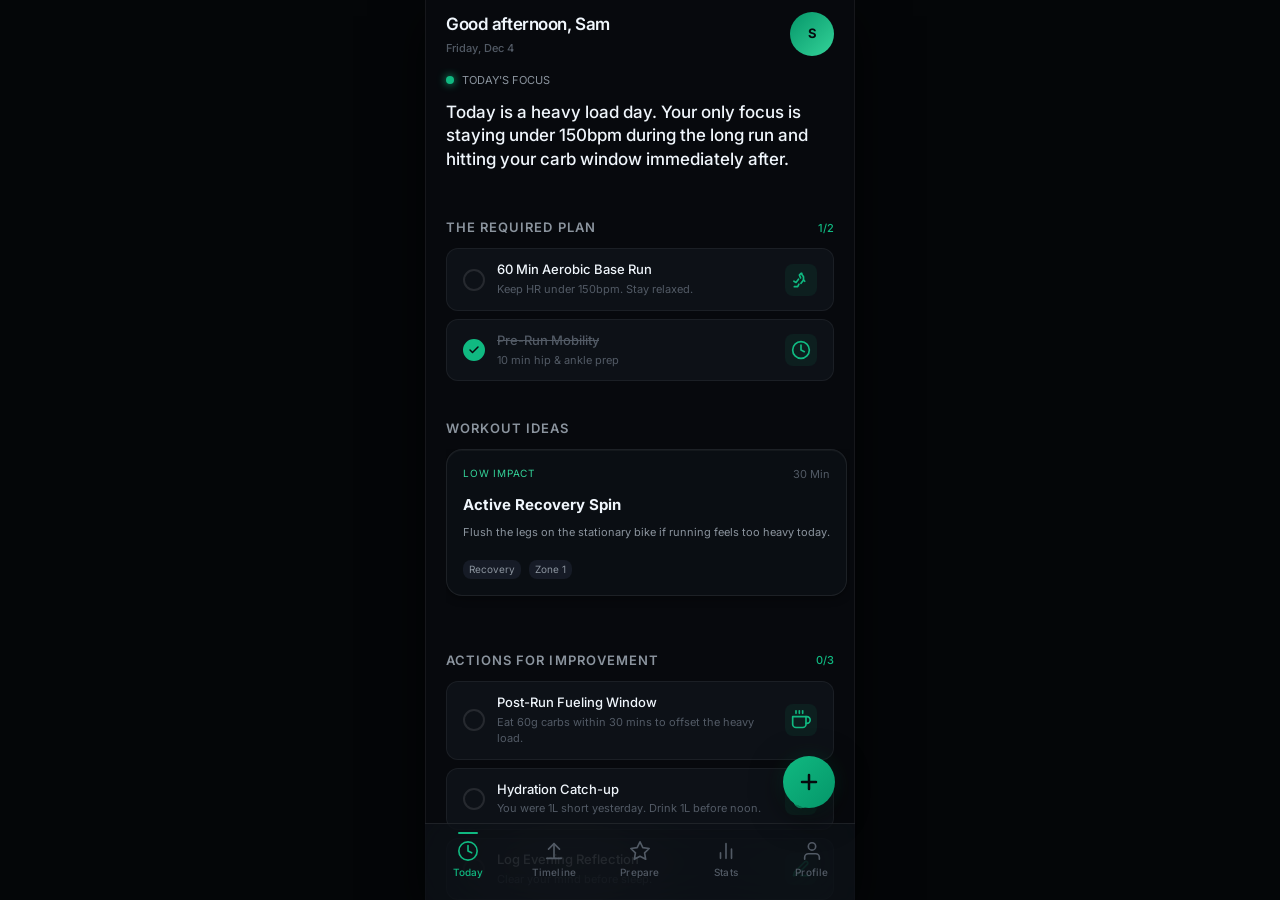
<file: index.html>
<!DOCTYPE html>
<html lang="en">
  <head>
    <meta charset="UTF-8" />
    <meta name="viewport" content="width=device-width, initial-scale=1.0, viewport-fit=cover" />
    <meta name="theme-color" content="#07090D" />
    <meta name="description" content="AtletiQ — Understand your body. Understand your training. Reach your goal." />
    <meta name="apple-mobile-web-app-capable" content="yes" />
    <meta name="apple-mobile-web-app-status-bar-style" content="black-translucent" />
    <meta name="apple-mobile-web-app-title" content="AtletiQ" />

    <title>AtletiQ — Performance Intelligence</title>

    <!-- Fonts -->
    <link rel="preconnect" href="https://fonts.googleapis.com" />
    <link rel="preconnect" href="https://fonts.gstatic.com" crossorigin />
    <link href="https://fonts.googleapis.com/css2?family=Inter:wght@300;400;500;600;700&display=swap" rel="stylesheet" />

    <!-- Stylesheets -->
    <link rel="stylesheet" href="css/styles.css" />
    <link rel="stylesheet" href="css/mobile.css" />

    <!-- Favicon -->
    <link rel="icon" type="image/svg+xml" href="data:image/svg+xml,<svg xmlns='http://www.w3.org/2000/svg' viewBox='0 0 192 192'><rect fill='%2310B981' rx='40' width='192' height='192'/><text x='50%25' y='55%25' font-size='110' fill='%2307090D' text-anchor='middle' dy='.35em' font-family='Inter,system-ui' font-weight='700'>A</text></svg>" />
  </head>

  <body>
    <!-- App Container -->
    <div class="app-container">
      <!-- Header -->
      <header class="app-header">
        <div class="app-header__content">
          <div class="app-header__left">
            <div class="app-header__greeting" id="header-greeting">Good morning</div>
            <div class="app-header__date" id="header-date"></div>
          </div>
          <div class="app-header__actions">
            <div class="app-header__avatar" id="profile-btn" role="button" aria-label="Profile">A</div>
          </div>
        </div>
      </header>

      <!-- Main Content -->
      <main class="app-content">
        <div class="app-content__inner" id="main-content">
          <!-- Dashboard content injected by JS -->
        </div>
      </main>

      <!-- Floating Action Button -->
      <button class="fab" id="fab-btn" aria-label="Quick log">
        <svg viewBox="0 0 24 24" stroke-linecap="round" stroke-linejoin="round">
          <line x1="12" y1="5" x2="12" y2="19"/>
          <line x1="5" y1="12" x2="19" y2="12"/>
        </svg>
      </button>

      <!-- Bottom Navigation -->
      <nav class="bottom-nav" role="tablist" id="bottom-nav">
        <div class="bottom-nav__item active" data-route="dashboard" role="tab" aria-selected="true" id="nav-today">
          <div class="bottom-nav__icon">
            <svg viewBox="0 0 24 24" stroke-linecap="round" stroke-linejoin="round">
              <circle cx="12" cy="12" r="10"/>
              <polyline points="12 6 12 12 16 14"/>
            </svg>
          </div>
          <div class="bottom-nav__label">Today</div>
        </div>
        <div class="bottom-nav__item" data-route="timeline" role="tab" aria-selected="false" id="nav-timeline">
          <div class="bottom-nav__icon">
            <svg viewBox="0 0 24 24" stroke-linecap="round" stroke-linejoin="round">
              <line x1="12" y1="20" x2="12" y2="4"/>
              <polyline points="6 10 12 4 18 10"/>
              <line x1="4" y1="20" x2="20" y2="20"/>
            </svg>
          </div>
          <div class="bottom-nav__label">Timeline</div>
        </div>
        <div class="bottom-nav__item" data-route="prepare" role="tab" aria-selected="false" id="nav-prepare">
          <div class="bottom-nav__icon">
            <svg viewBox="0 0 24 24" stroke-linecap="round" stroke-linejoin="round">
              <polygon points="12 2 15.09 8.26 22 9.27 17 14.14 18.18 21.02 12 17.77 5.82 21.02 7 14.14 2 9.27 8.91 8.26 12 2"/>
            </svg>
          </div>
          <div class="bottom-nav__label">Prepare</div>
        </div>
        <div class="bottom-nav__item" data-route="stats" role="tab" aria-selected="false" id="nav-stats">
          <div class="bottom-nav__icon">
            <svg viewBox="0 0 24 24" stroke-linecap="round" stroke-linejoin="round">
              <path d="M18 20V10M12 20V4M6 20v-6"/>
            </svg>
          </div>
          <div class="bottom-nav__label">Stats</div>
        </div>
        <div class="bottom-nav__item" data-route="profile" role="tab" aria-selected="false" id="nav-profile">
          <div class="bottom-nav__icon">
            <svg viewBox="0 0 24 24" stroke-linecap="round" stroke-linejoin="round">
              <path d="M20 21v-2a4 4 0 0 0-4-4H8a4 4 0 0 0-4 4v2"/>
              <circle cx="12" cy="7" r="4"/>
            </svg>
          </div>
          <div class="bottom-nav__label">Profile</div>
        </div>
      </nav>
    </div>

    <!-- Scripts -->
    <script type="module" src="js/app.js"></script>
  </body>
</html>
</file>
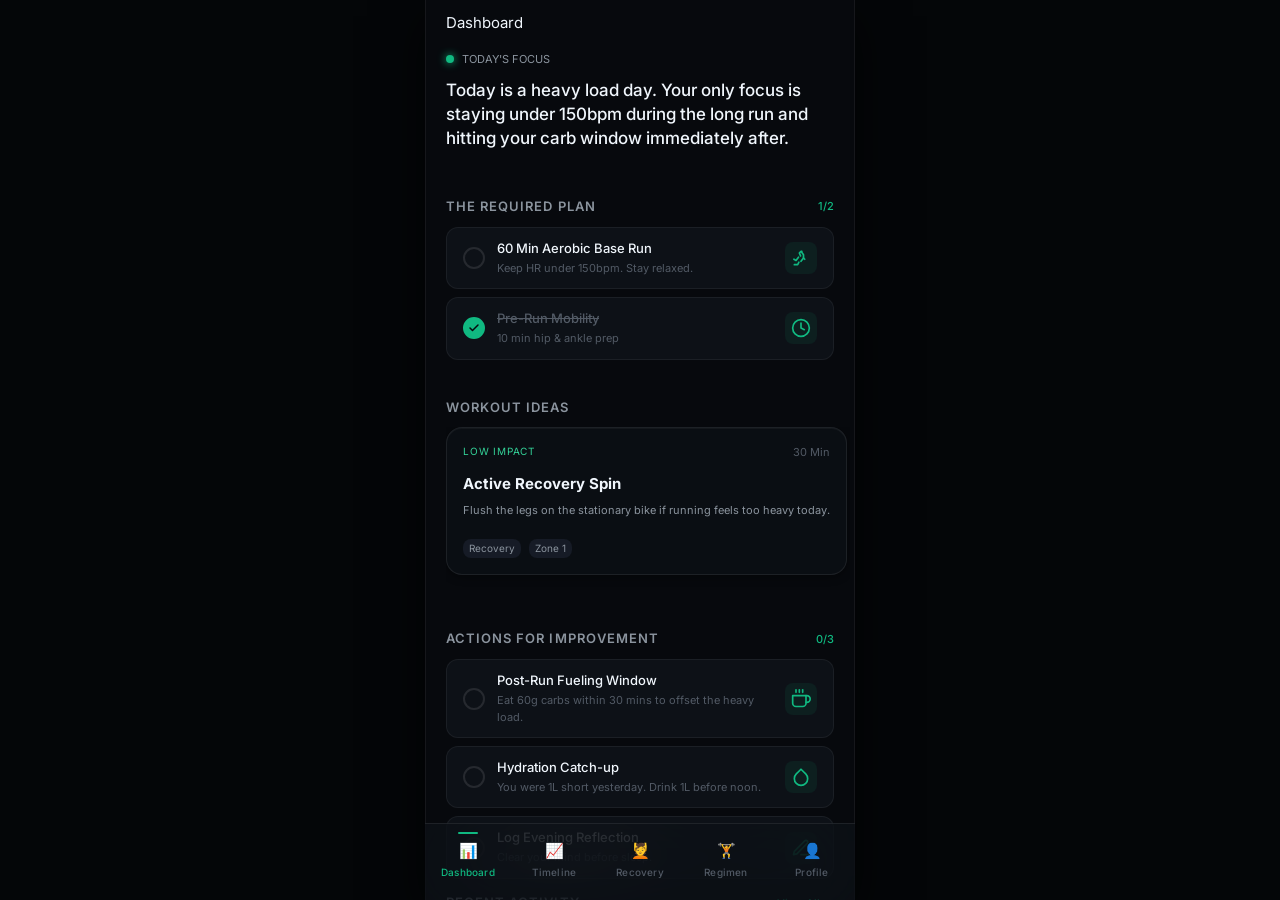
<file: dashboard.html>
<!DOCTYPE html>
<html lang="en">
  <head>
    <meta charset="UTF-8" />
    <meta name="viewport" content="width=device-width, initial-scale=1.0" />
    <title>AthletiQ - Dashboard</title>
    <link rel="stylesheet" href="css/styles.css" />
  </head>
  <body>
    <div class="app-container">
      <header class="app-header">
        <div class="app-header__content">
          <div class="app-header__title">Dashboard</div>
        </div>
      </header>
      <main class="app-content">
        <div class="app-content__inner">
          <!-- Dashboard content loaded by app.js -->
        </div>
      </main>
      <nav class="bottom-nav">
        <div class="bottom-nav__item active" data-route="dashboard">
          <div class="bottom-nav__icon">📊</div>
          <div class="bottom-nav__label">Dashboard</div>
        </div>
        <div class="bottom-nav__item" data-route="timeline">
          <div class="bottom-nav__icon">📈</div>
          <div class="bottom-nav__label">Timeline</div>
        </div>
        <div class="bottom-nav__item" data-route="recovery">
          <div class="bottom-nav__icon">💆</div>
          <div class="bottom-nav__label">Recovery</div>
        </div>
        <div class="bottom-nav__item" data-route="regimen">
          <div class="bottom-nav__icon">🏋️</div>
          <div class="bottom-nav__label">Regimen</div>
        </div>
        <div class="bottom-nav__item" data-route="profile">
          <div class="bottom-nav__icon">👤</div>
          <div class="bottom-nav__label">Profile</div>
        </div>
      </nav>
    </div>
    <script type="module" src="js/app.js"></script>
  </body>
</html>
</file>
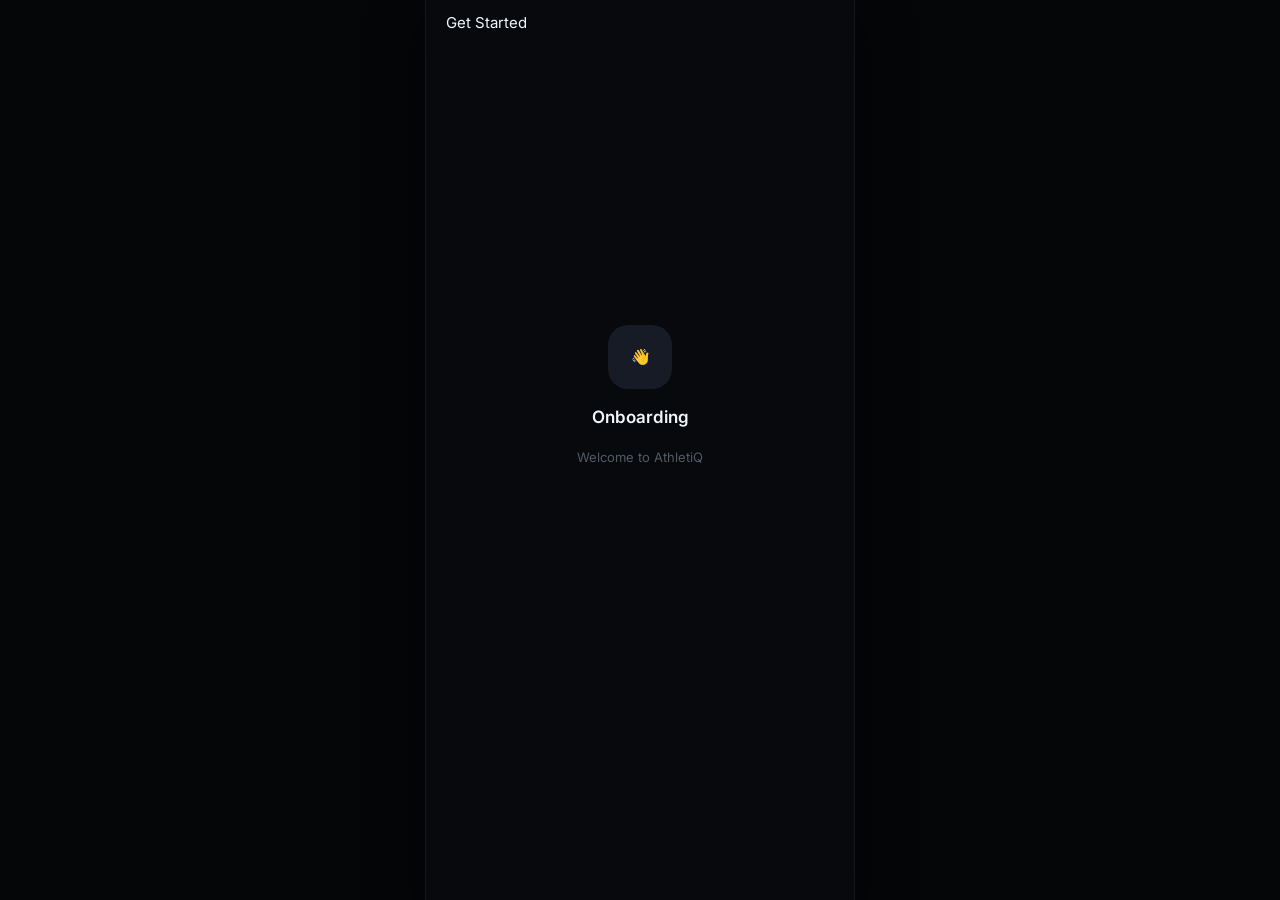
<file: onboarding.html>
<!DOCTYPE html>
<html lang="en">
  <head>
    <meta charset="UTF-8" />
    <meta name="viewport" content="width=device-width, initial-scale=1.0" />
    <title>AthletiQ - Onboarding</title>
    <link rel="stylesheet" href="css/styles.css" />
  </head>
  <body>
    <div class="app-container">
      <header class="app-header">
        <div class="app-header__content">
          <div class="app-header__title">Get Started</div>
        </div>
      </header>
      <main class="app-content">
        <div class="app-content__inner">
          <div class="empty-state" style="height: calc(100vh - 200px); display: flex; align-items: center;">
            <div class="empty-state__icon">👋</div>
            <div class="empty-state__title">Onboarding</div>
            <div class="empty-state__description">Welcome to AthletiQ</div>
          </div>
        </div>
      </main>
    </div>
  </body>
</html>
</file>
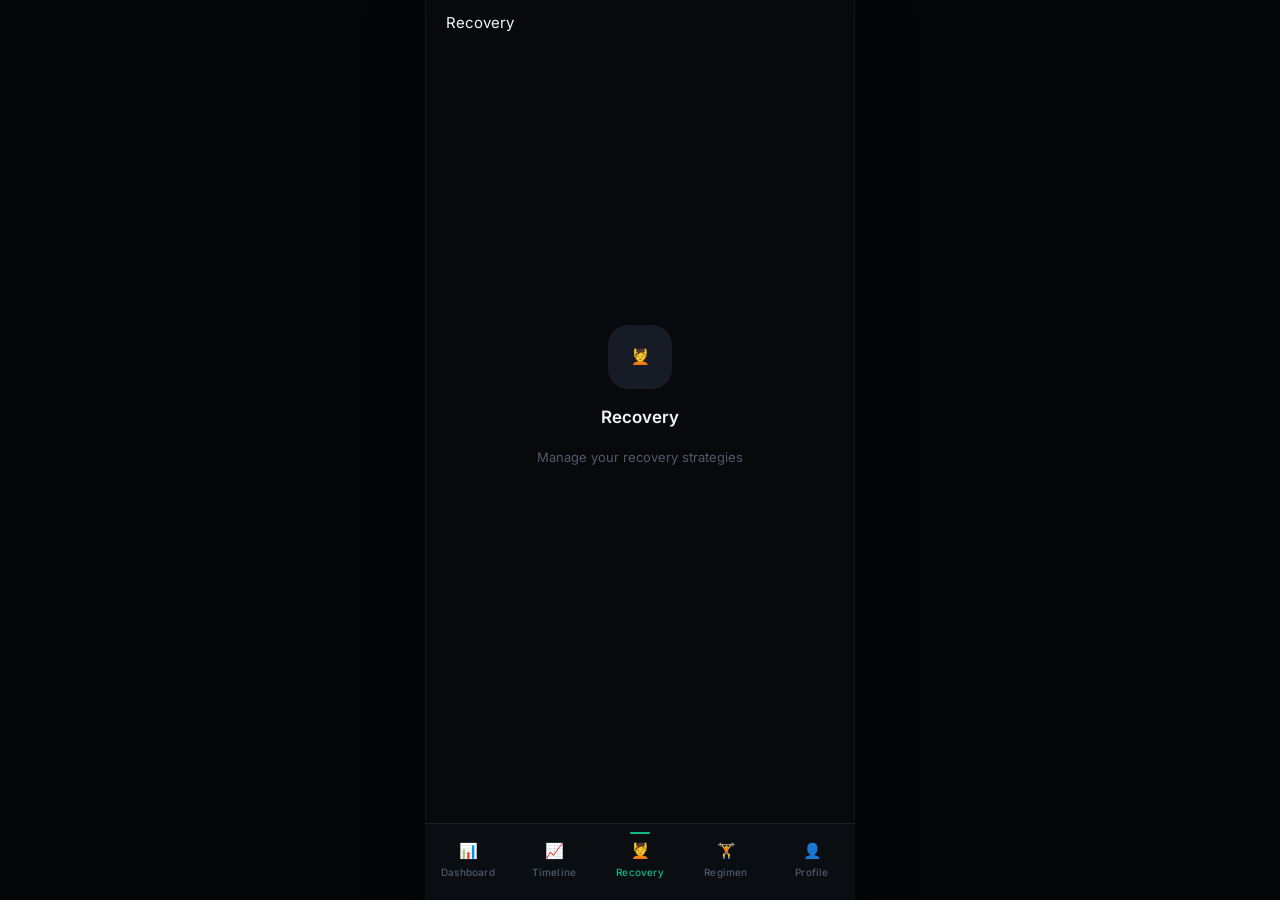
<file: recovery.html>
<!DOCTYPE html>
<html lang="en">
  <head>
    <meta charset="UTF-8" />
    <meta name="viewport" content="width=device-width, initial-scale=1.0" />
    <title>AthletiQ - Recovery</title>
    <link rel="stylesheet" href="css/styles.css" />
  </head>
  <body>
    <div class="app-container">
      <header class="app-header">
        <div class="app-header__content">
          <div class="app-header__title">Recovery</div>
        </div>
      </header>
      <main class="app-content">
        <div class="app-content__inner">
          <div class="empty-state" style="height: calc(100vh - 200px); display: flex; align-items: center;">
            <div class="empty-state__icon">💆</div>
            <div class="empty-state__title">Recovery</div>
            <div class="empty-state__description">Manage your recovery strategies</div>
          </div>
        </div>
      </main>
      <nav class="bottom-nav">
        <div class="bottom-nav__item" data-route="dashboard">
          <div class="bottom-nav__icon">📊</div>
          <div class="bottom-nav__label">Dashboard</div>
        </div>
        <div class="bottom-nav__item" data-route="timeline">
          <div class="bottom-nav__icon">📈</div>
          <div class="bottom-nav__label">Timeline</div>
        </div>
        <div class="bottom-nav__item active" data-route="recovery">
          <div class="bottom-nav__icon">💆</div>
          <div class="bottom-nav__label">Recovery</div>
        </div>
        <div class="bottom-nav__item" data-route="regimen">
          <div class="bottom-nav__icon">🏋️</div>
          <div class="bottom-nav__label">Regimen</div>
        </div>
        <div class="bottom-nav__item" data-route="profile">
          <div class="bottom-nav__icon">👤</div>
          <div class="bottom-nav__label">Profile</div>
        </div>
      </nav>
    </div>
  </body>
</html>
</file>
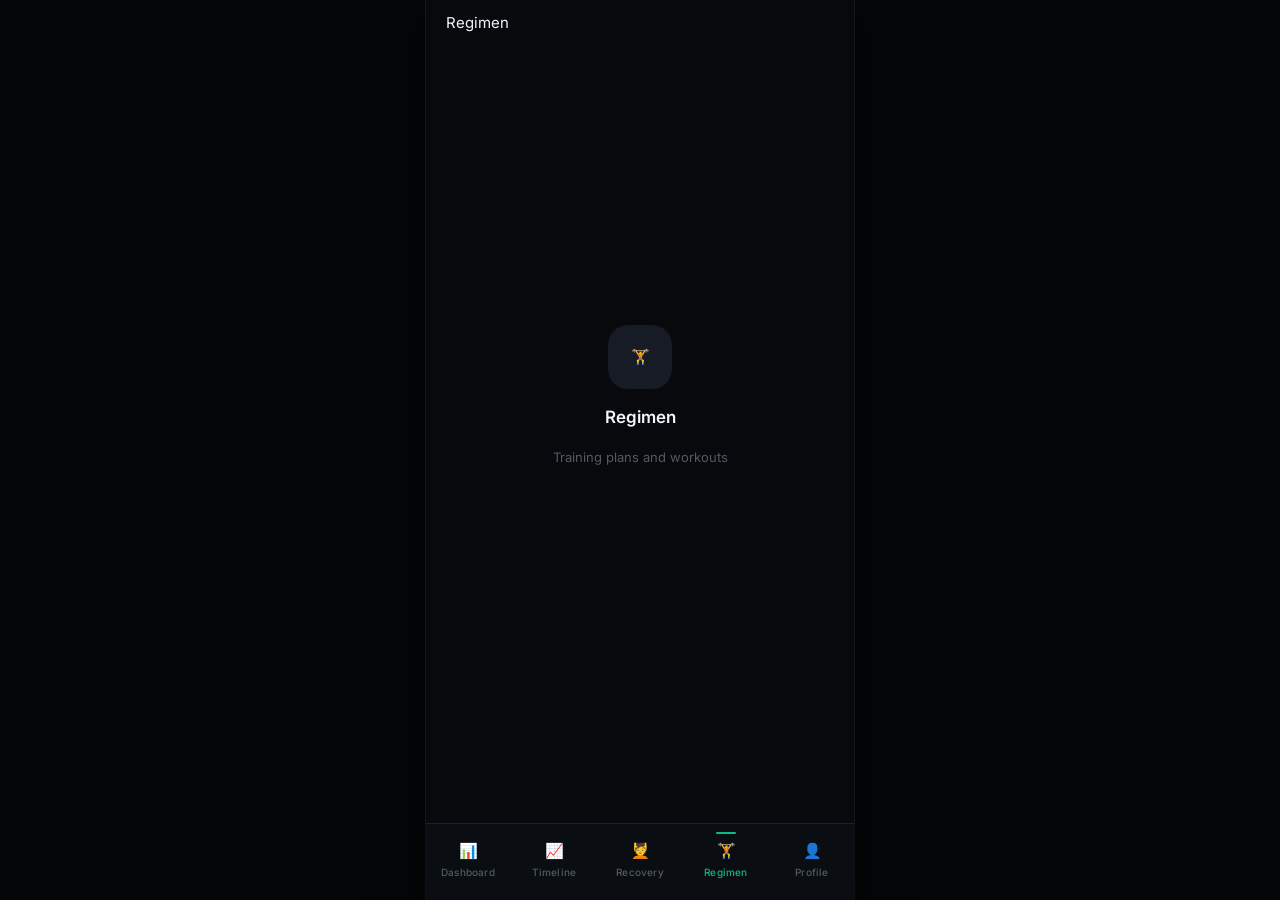
<file: regimen.html>
<!DOCTYPE html>
<html lang="en">
  <head>
    <meta charset="UTF-8" />
    <meta name="viewport" content="width=device-width, initial-scale=1.0" />
    <title>AthletiQ - Regimen</title>
    <link rel="stylesheet" href="css/styles.css" />
  </head>
  <body>
    <div class="app-container">
      <header class="app-header">
        <div class="app-header__content">
          <div class="app-header__title">Regimen</div>
        </div>
      </header>
      <main class="app-content">
        <div class="app-content__inner">
          <div class="empty-state" style="height: calc(100vh - 200px); display: flex; align-items: center;">
            <div class="empty-state__icon">🏋️</div>
            <div class="empty-state__title">Regimen</div>
            <div class="empty-state__description">Training plans and workouts</div>
          </div>
        </div>
      </main>
      <nav class="bottom-nav">
        <div class="bottom-nav__item" data-route="dashboard">
          <div class="bottom-nav__icon">📊</div>
          <div class="bottom-nav__label">Dashboard</div>
        </div>
        <div class="bottom-nav__item" data-route="timeline">
          <div class="bottom-nav__icon">📈</div>
          <div class="bottom-nav__label">Timeline</div>
        </div>
        <div class="bottom-nav__item" data-route="recovery">
          <div class="bottom-nav__icon">💆</div>
          <div class="bottom-nav__label">Recovery</div>
        </div>
        <div class="bottom-nav__item active" data-route="regimen">
          <div class="bottom-nav__icon">🏋️</div>
          <div class="bottom-nav__label">Regimen</div>
        </div>
        <div class="bottom-nav__item" data-route="profile">
          <div class="bottom-nav__icon">👤</div>
          <div class="bottom-nav__label">Profile</div>
        </div>
      </nav>
    </div>
  </body>
</html>
</file>
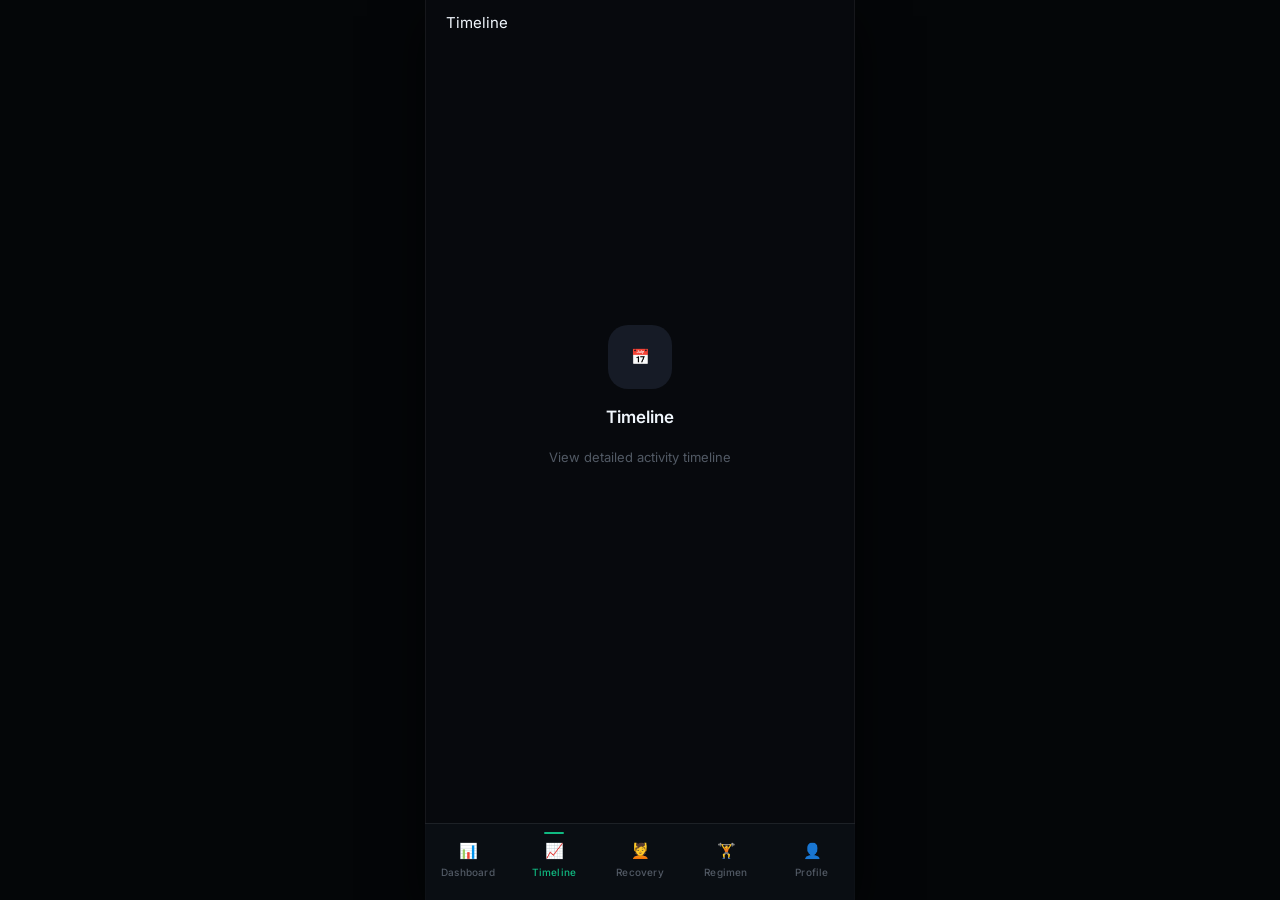
<file: timeline.html>
<!DOCTYPE html>
<html lang="en">
  <head>
    <meta charset="UTF-8" />
    <meta name="viewport" content="width=device-width, initial-scale=1.0" />
    <title>AthletiQ - Timeline</title>
    <link rel="stylesheet" href="css/styles.css" />
  </head>
  <body>
    <div class="app-container">
      <header class="app-header">
        <div class="app-header__content">
          <div class="app-header__title">Timeline</div>
        </div>
      </header>
      <main class="app-content">
        <div class="app-content__inner">
          <div class="empty-state" style="height: calc(100vh - 200px); display: flex; align-items: center;">
            <div class="empty-state__icon">📅</div>
            <div class="empty-state__title">Timeline</div>
            <div class="empty-state__description">View detailed activity timeline</div>
          </div>
        </div>
      </main>
      <nav class="bottom-nav">
        <div class="bottom-nav__item" data-route="dashboard">
          <div class="bottom-nav__icon">📊</div>
          <div class="bottom-nav__label">Dashboard</div>
        </div>
        <div class="bottom-nav__item active" data-route="timeline">
          <div class="bottom-nav__icon">📈</div>
          <div class="bottom-nav__label">Timeline</div>
        </div>
        <div class="bottom-nav__item" data-route="recovery">
          <div class="bottom-nav__icon">💆</div>
          <div class="bottom-nav__label">Recovery</div>
        </div>
        <div class="bottom-nav__item" data-route="regimen">
          <div class="bottom-nav__icon">🏋️</div>
          <div class="bottom-nav__label">Regimen</div>
        </div>
        <div class="bottom-nav__item" data-route="profile">
          <div class="bottom-nav__icon">👤</div>
          <div class="bottom-nav__label">Profile</div>
        </div>
      </nav>
    </div>
  </body>
</html>
</file>
<file: css/styles.css>
/* ============================================
   AtletiQ Main Stylesheet — Elite Runner
   ============================================ */

@import url('./variables.css');
@import url('./reset.css');
@import url('./animations.css');
@import url('./components.css');
@import url('./responsive.css');

/* ============================================
   APP SHELL
   ============================================ */

.app-container {
  position: fixed;
  inset: 0;
  display: flex;
  flex-direction: column;
  height: 100dvh;
  background-color: var(--color-bg-primary);
  overflow: hidden;
  max-width: var(--max-width);
  margin: 0 auto;
}

/* ---- HEADER ---- */
.app-header {
  position: sticky;
  top: 0;
  z-index: var(--z-sticky);
  padding: var(--safe-top) var(--space-5) var(--space-3);
  background: linear-gradient(180deg, var(--color-bg-primary) 60%, transparent);
  pointer-events: none;
}

.app-header > * {
  pointer-events: auto;
}

.app-header__content {
  display: flex;
  align-items: center;
  justify-content: space-between;
}

.app-header__left {
  display: flex;
  flex-direction: column;
  gap: 2px;
}

.app-header__greeting {
  font-size: var(--text-lg);
  font-weight: var(--weight-semibold);
  color: var(--color-text-primary);
  letter-spacing: var(--tracking-tight);
}

.app-header__date {
  font-size: var(--text-xs);
  color: var(--color-text-tertiary);
  font-weight: var(--weight-medium);
}

.app-header__actions {
  display: flex;
  gap: var(--space-2);
}

.app-header__avatar {
  width: 36px;
  height: 36px;
  border-radius: var(--radius-full);
  background: linear-gradient(135deg, var(--color-green-600), var(--color-green-400));
  display: flex;
  align-items: center;
  justify-content: center;
  font-size: var(--text-sm);
  font-weight: var(--weight-bold);
  color: var(--color-bg-primary);
  cursor: pointer;
  transition: box-shadow var(--transition-base);
}

.app-header__avatar:hover {
  box-shadow: var(--shadow-glow);
}

/* ---- MAIN CONTENT ---- */
.app-content {
  flex: 1;
  overflow-y: auto;
  overflow-x: hidden;
  -webkit-overflow-scrolling: touch;
  scroll-padding-bottom: calc(var(--nav-height) + var(--safe-bottom) + 20px);
}

.app-content::-webkit-scrollbar { width: 0; }

.app-content__inner {
  padding: 0 var(--space-5) calc(var(--nav-height) + var(--safe-bottom) + 80px);
}

/* ---- BOTTOM NAVIGATION ---- */
.bottom-nav {
  position: fixed;
  bottom: 0;
  left: 50%;
  transform: translateX(-50%);
  width: 100%;
  max-width: var(--max-width);
  z-index: var(--z-fixed);
  background: var(--glass-bg);
  backdrop-filter: blur(var(--glass-blur-heavy));
  -webkit-backdrop-filter: blur(var(--glass-blur-heavy));
  border-top: 1px solid var(--glass-border);
  padding: var(--space-2) 0;
  padding-bottom: var(--safe-bottom);
  display: flex;
  justify-content: space-around;
  align-items: center;
}

.bottom-nav__item {
  display: flex;
  flex-direction: column;
  align-items: center;
  gap: 3px;
  padding: var(--space-2) var(--space-3);
  cursor: pointer;
  flex: 1;
  color: var(--color-text-tertiary);
  transition: color var(--transition-fast);
  position: relative;
}

.bottom-nav__item:hover {
  color: var(--color-text-secondary);
}

.bottom-nav__item.active {
  color: var(--color-primary);
}

.bottom-nav__item.active::before {
  content: '';
  position: absolute;
  top: 0;
  left: 50%;
  transform: translateX(-50%);
  width: 20px;
  height: 2px;
  background: var(--color-primary);
  border-radius: var(--radius-full);
}

.bottom-nav__icon {
  width: 22px;
  height: 22px;
  display: flex;
  align-items: center;
  justify-content: center;
}

.bottom-nav__icon svg {
  width: 22px;
  height: 22px;
  stroke: currentColor;
  stroke-width: 1.8;
  fill: none;
}

.bottom-nav__label {
  font-size: 10px;
  font-weight: var(--weight-medium);
  letter-spacing: 0.02em;
}

/* ============================================
   DASHBOARD VIEW
   ============================================ */

.dashboard {
  display: flex;
  flex-direction: column;
  gap: var(--space-4);
  padding-top: var(--space-1);
}

/* ---- Hero: Readiness ---- */
.dash-hero {
  display: flex;
  flex-direction: column;
  gap: var(--space-4);
  padding: var(--space-4);
  background: var(--glass-bg);
  backdrop-filter: blur(var(--glass-blur));
  -webkit-backdrop-filter: blur(var(--glass-blur));
  border: 1px solid var(--glass-border);
  border-radius: var(--radius-xl);
  box-shadow: var(--shadow-sm), var(--shadow-inner);
  margin-bottom: var(--space-2);
}

.dash-hero__header {
  display: flex;
  align-items: center;
  gap: var(--space-4);
}

.dash-hero__ring {
  flex-shrink: 0;
  transform: scale(0.85);
  margin: -10px;
}

.dash-hero__info {
  flex: 1;
  min-width: 0;
  display: flex;
  flex-direction: column;
  gap: 2px;
}

.dash-hero__status {
  display: flex;
  align-items: center;
  gap: var(--space-2);
}

.dash-hero__status-text {
  font-size: var(--text-sm);
  font-weight: var(--weight-bold);
  color: var(--color-primary-light);
  text-transform: uppercase;
  letter-spacing: var(--tracking-wider);
}

.dash-hero__subtitle {
  font-size: var(--text-xs);
  color: var(--color-text-tertiary);
  line-height: var(--leading-tight);
}

/* ---- Quick Check-in Banner ---- */
.checkin-banner {
  display: flex;
  align-items: center;
  gap: var(--space-3);
  padding: var(--space-3) var(--space-4);
  background: linear-gradient(135deg, rgba(16, 185, 129, 0.1), rgba(16, 185, 129, 0.03));
  border: 1px solid rgba(16, 185, 129, 0.2);
  border-radius: var(--radius-md);
  cursor: pointer;
  transition: all var(--transition-base);
}

.checkin-banner:hover {
  border-color: rgba(16, 185, 129, 0.35);
  background: linear-gradient(135deg, rgba(16, 185, 129, 0.14), rgba(16, 185, 129, 0.05));
}

.checkin-banner:active {
  transform: scale(0.98);
}

.checkin-banner__icon {
  width: 36px;
  height: 36px;
  border-radius: var(--radius-full);
  background: var(--color-primary);
  display: flex;
  align-items: center;
  justify-content: center;
  color: var(--color-bg-primary);
  flex-shrink: 0;
}

.checkin-banner__icon svg {
  width: 18px;
  height: 18px;
}

.checkin-banner__text {
  flex: 1;
}

.checkin-banner__title {
  font-size: var(--text-sm);
  font-weight: var(--weight-semibold);
  color: var(--color-text-primary);
}

.checkin-banner__subtitle {
  font-size: var(--text-xs);
  color: var(--color-text-tertiary);
  margin-top: 1px;
}

.checkin-banner__arrow {
  color: var(--color-primary);
  font-size: var(--text-lg);
}

/* ---- Insight Section ---- */
.dash-insight {
  margin-top: calc(var(--space-2) * -1);
  animation: fadeInUp 0.5s var(--ease-out) 0.15s both;
}

.insight-card {
  border-top: none;
  border-top-left-radius: 0;
  border-top-right-radius: 0;
  background: linear-gradient(180deg, rgba(16, 185, 129, 0.05) 0%, rgba(16, 185, 129, 0.02) 100%);
  padding: var(--space-3) var(--space-4) var(--space-4);
  border: 1px solid var(--glass-border);
  border-top: none;
}

.dash-hero + .dash-insight .insight-card {
  margin-top: -1px;
}

/* ---- Preparation Section ---- */
.dash-preparation {
  animation: fadeInUp 0.5s var(--ease-out) 0.2s both;
}

.prep-list {
  display: flex;
  flex-direction: column;
  gap: 0;
}

.prep-list .prep-bar {
  border-bottom: 1px solid var(--color-border);
}

.prep-list .prep-bar:last-child {
  border-bottom: none;
}

/* ---- Today's Actions ---- */
.dash-actions {
  animation: fadeInUp 0.5s var(--ease-out) 0.25s both;
}

.actions-list {
  display: flex;
  flex-direction: column;
  gap: var(--space-2);
}

.actions-progress {
  display: flex;
  align-items: center;
  gap: var(--space-2);
  margin-top: var(--space-3);
}

.actions-progress__text {
  font-size: var(--text-xs);
  color: var(--color-text-tertiary);
  white-space: nowrap;
}

.actions-progress__bar {
  flex: 1;
}

/* ---- Recent Timeline ---- */
.dash-timeline {
  animation: fadeInUp 0.5s var(--ease-out) 0.3s both;
}

.timeline-list {
  display: flex;
  flex-direction: column;
}

.timeline-list .timeline-entry {
  border-bottom: 1px solid var(--color-border);
}

.timeline-list .timeline-entry:last-child {
  border-bottom: none;
}

/* ============================================
   TIMELINE VIEW (Full Page)
   ============================================ */

.timeline-view {
  padding: var(--space-4) 0;
}

.timeline-view__header {
  margin-bottom: var(--space-6);
}

.timeline-view__title {
  font-size: var(--text-2xl);
  font-weight: var(--weight-bold);
  color: var(--color-text-primary);
  letter-spacing: var(--tracking-tight);
}

.timeline-view__subtitle {
  font-size: var(--text-sm);
  color: var(--color-text-tertiary);
  margin-top: var(--space-1);
}

.timeline-filter {
  display: flex;
  gap: var(--space-2);
  margin-top: var(--space-4);
  overflow-x: auto;
  padding-bottom: var(--space-2);
}

.timeline-filter::-webkit-scrollbar { display: none; }

.timeline-filter__btn {
  padding: var(--space-2) var(--space-4);
  border-radius: var(--radius-full);
  background: var(--color-bg-tertiary);
  color: var(--color-text-secondary);
  font-size: var(--text-xs);
  font-weight: var(--weight-medium);
  border: 1px solid transparent;
  white-space: nowrap;
  transition: all var(--transition-base);
}

.timeline-filter__btn:hover {
  background: var(--color-bg-secondary);
  border-color: var(--color-border);
}

.timeline-filter__btn.active {
  background: var(--color-primary-subtle);
  color: var(--color-primary);
  border-color: rgba(16, 185, 129, 0.2);
}

.timeline-day {
  margin-bottom: var(--space-6);
}

.timeline-day__label {
  font-size: var(--text-xs);
  font-weight: var(--weight-semibold);
  color: var(--color-text-tertiary);
  text-transform: uppercase;
  letter-spacing: var(--tracking-wider);
  margin-bottom: var(--space-3);
  padding-left: var(--space-1);
}

.timeline-day__entries {
  background: var(--color-bg-secondary);
  border: 1px solid var(--color-border);
  border-radius: var(--radius-lg);
  padding: 0 var(--space-4);
}

.timeline-day__entries .timeline-entry {
  border-bottom: 1px solid var(--color-border);
}

.timeline-day__entries .timeline-entry:last-child {
  border-bottom: none;
}

/* ============================================
   EMPTY / LOADING STATES
   ============================================ */

.empty-state {
  display: flex;
  flex-direction: column;
  align-items: center;
  justify-content: center;
  padding: var(--space-16) var(--space-4);
  text-align: center;
  gap: var(--space-4);
}

.empty-state__icon {
  width: 64px;
  height: 64px;
  border-radius: var(--radius-xl);
  background: var(--color-bg-tertiary);
  display: flex;
  align-items: center;
  justify-content: center;
  color: var(--color-text-tertiary);
}

.empty-state__icon svg {
  width: 28px;
  height: 28px;
  stroke: currentColor;
  stroke-width: 1.5;
  fill: none;
}

.empty-state__title {
  font-size: var(--text-lg);
  font-weight: var(--weight-semibold);
  color: var(--color-text-primary);
}

.empty-state__description {
  font-size: var(--text-sm);
  color: var(--color-text-tertiary);
  max-width: 280px;
  line-height: var(--leading-relaxed);
}

/* ============================================
   SCROLLBAR
   ============================================ */

.app-content::-webkit-scrollbar { width: 0; }

/* ============================================
   FOCUS & ACCESSIBILITY
   ============================================ */

.btn:focus-visible,
.card:focus-visible,
.input-field:focus-visible,
.action-card:focus-visible {
  outline: 2px solid var(--color-primary);
  outline-offset: 2px;
}
</file>
<file: css/mobile.css>
/* ============================================
   AtletiQ Mobile — Platform Fixes
   ============================================ */

/* Prevent unwanted zoom on iOS */
input, select, textarea, button {
  font-size: 16px;
}

/* Tap highlight */
button, a, [role="button"] {
  -webkit-tap-highlight-color: rgba(0, 0, 0, 0.05);
  -webkit-touch-callout: none;
  touch-action: manipulation;
}

/* Disable text selection on interactive */
.bottom-nav, .app-header, .fab, .btn {
  -webkit-user-select: none;
  user-select: none;
}

/* iOS safe areas */
@supports (padding: max(0px)) {
  .app-header {
    padding-top: max(12px, env(safe-area-inset-top));
  }
  .bottom-nav {
    padding-bottom: max(12px, env(safe-area-inset-bottom));
  }
}

/* Portrait */
@media (orientation: portrait) {
  .app-container {
    height: 100dvh;
  }
}

/* Momentum scrolling */
.app-content {
  -webkit-overflow-scrolling: touch;
}

/* Standalone mode */
@media (display-mode: standalone) {
  :root {
    --safe-top: env(safe-area-inset-top);
    --safe-bottom: env(safe-area-inset-bottom);
  }
}

/* iOS keyboard fix */
@media (max-height: 500px) {
  .app-content {
    max-height: calc(100dvh - 120px);
  }
}

/* Glass performance */
.glass-card,
.bottom-nav,
.modal-overlay {
  will-change: backdrop-filter;
}

/* Prevent pull-to-refresh */
body {
  overscroll-behavior-y: contain;
}

/* Prevent horizontal scroll */
html, body {
  overflow-x: hidden;
  width: 100%;
}

/* Ensure touch targets */
button, [role="button"], .bottom-nav__item {
  min-height: 44px;
  min-width: 44px;
}

/* Fix position on touch devices */
@media (pointer: coarse) {
  * {
    -webkit-user-select: none;
    user-select: none;
  }
  input, textarea {
    -webkit-user-select: text;
    user-select: text;
  }
}

/* Retina borders */
@media (-webkit-device-pixel-ratio: 3) {
  .divider { border-width: 0.5px; }
}

/* Selection color */
::selection {
  background-color: rgba(16, 185, 129, 0.3);
  color: var(--color-text-primary);
}

::-moz-selection {
  background-color: rgba(16, 185, 129, 0.3);
  color: var(--color-text-primary);
}
</file>
